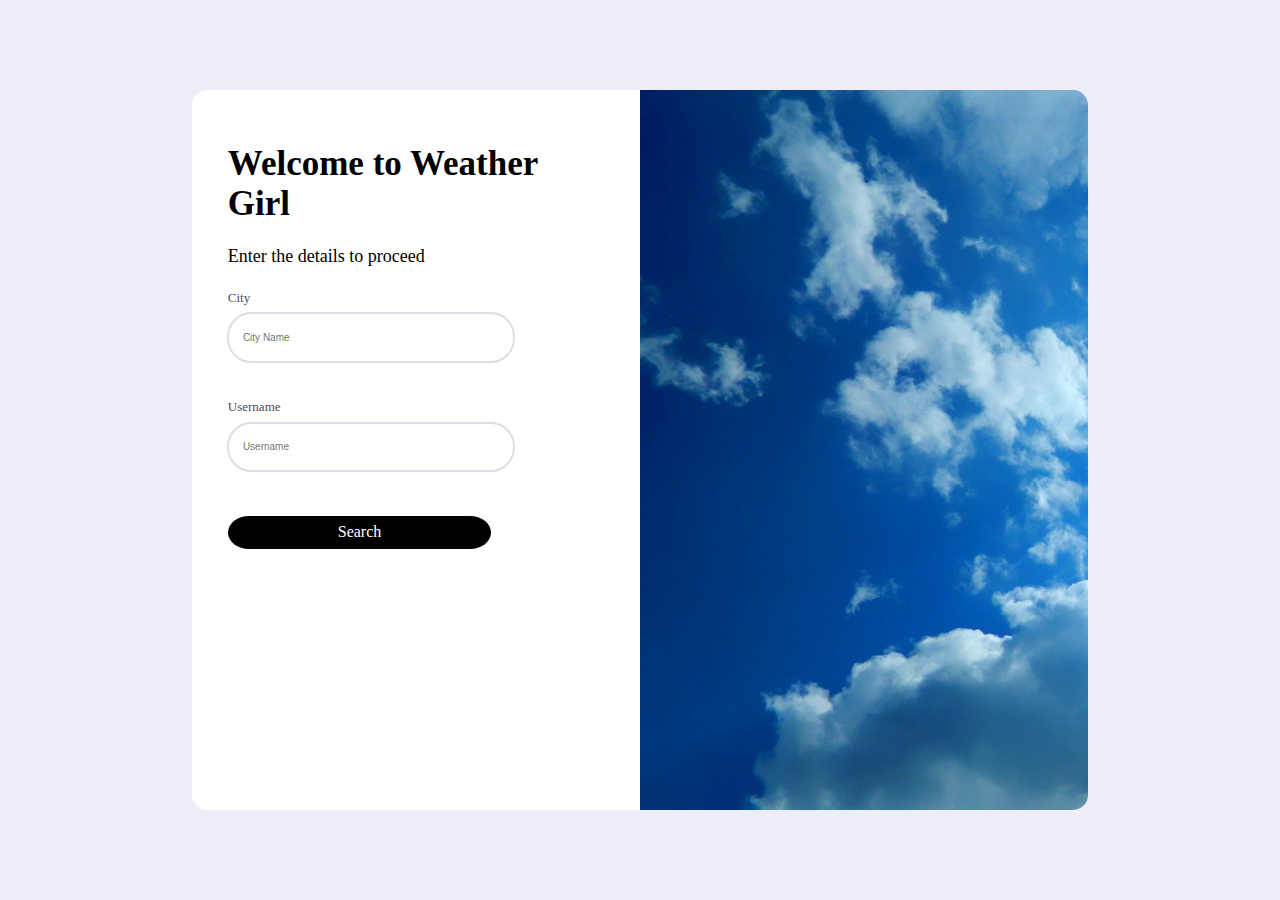
<file: index.html>
<!DOCTYPE html>
<html lang="en">
<head>
    <meta charset="UTF-8">
    <meta name="viewport" content="width=device-width, initial-scale=1.0">
    <title>Document</title>
    <link rel="stylesheet" href="styles.css"/>
</head>
<body>
    <div id="main-container">
        <div id="container">
            <span id="welcome-message">Welcome to Weather Girl</span>
            <span id="required-info">Enter the details to proceed</span>
            <span class="input-label">City</span>
            <input type="text" id="city-name" placeholder="City Name"/>
            <span class="input-label">Username</span>
            <input type="text" id="Username" placeholder="Username"/>
            <div id="login-button">Search</div>
        </div>
        <div id="image-container"></div>
    </div>
    <script src="index.js"></script>
</body>
</html>
</file>
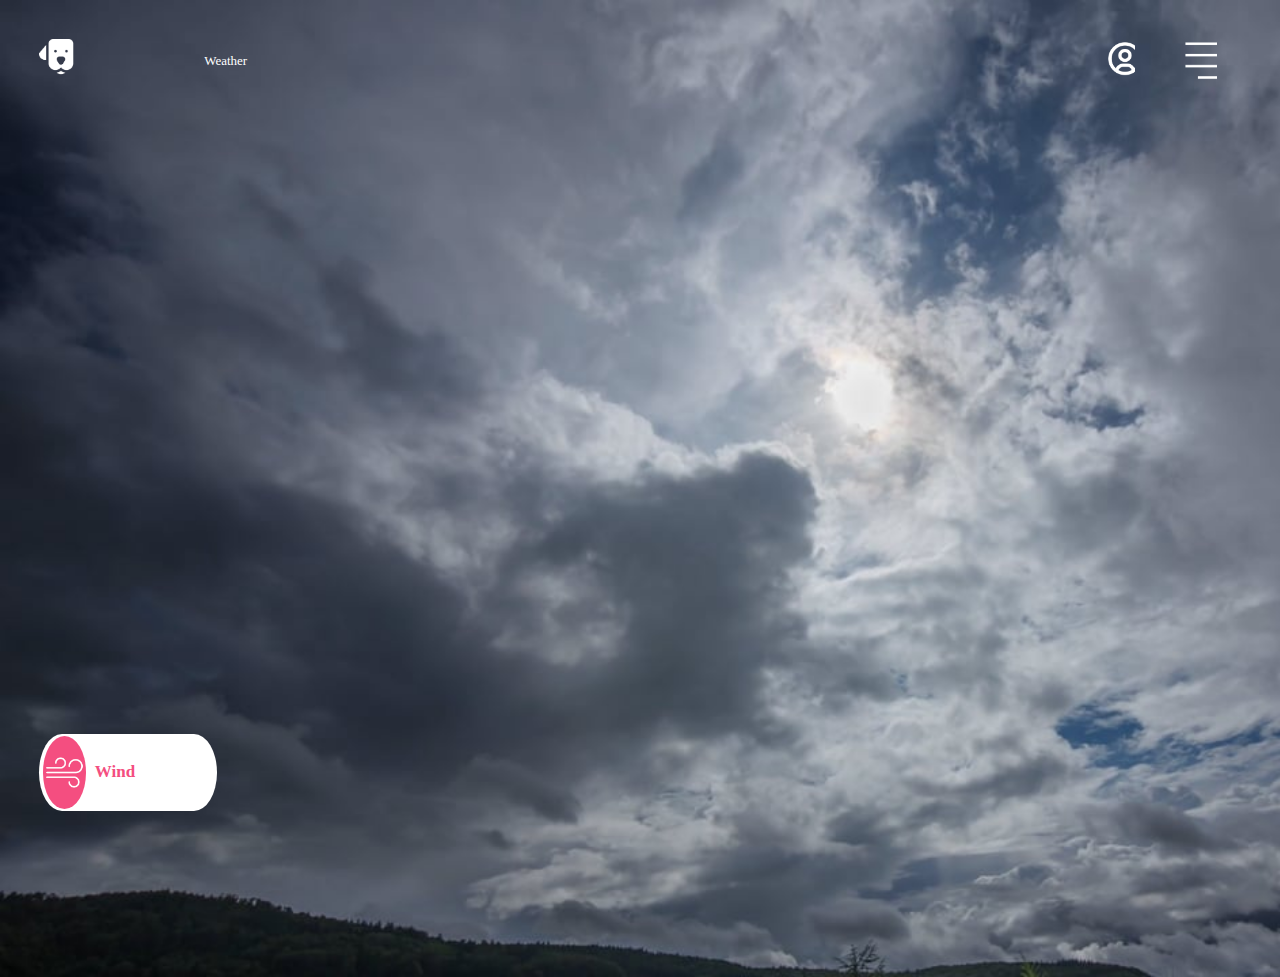
<file: MainPage/index.html>
<!DOCTYPE html>
<html lang="en">
<head>
    <meta charset="UTF-8">
    <meta name="viewport" content="width=device-width, initial-scale=1.0">
    <title>Main Page</title>
    <link rel="stylesheet" href="styles.css"/>
</head>
<body>
    <div id="navigation-bar">
        <div id="user-avatar"></div>
        <div class="nav-button-labels" id="main-name"></div>
        <div class="nav-button-labels" id="weather-label">Weather</div>
        <div id="contact-image"></div>
        <div id="menu-image"></div>
    </div>
    <div id="outer-container">
        <div id="container">
            <div id="Greeting"></div>
            <div id="weather-description"></div>
            <div id="wind-box">
                <div id="wind-symbol"><img id="wind-image" src="../Assets/wind.png" alt="no image"/></div>
                <div id="info-box">
                    <span id="label">Wind</span>
                    <span id="wind-desc"></span>
                    <span id="wind-speed"></span>
                </div>
            </div>
        </div>
        <div id="weather-image"></div>
        <div id="weather-metrics">
            <div id="temp"></div>
            <div id="city-name"></div>
            <div id="original-desc"></div>
        </div>
    </div>
    <script src="script.js"></script>
</body>
</html>
</file>
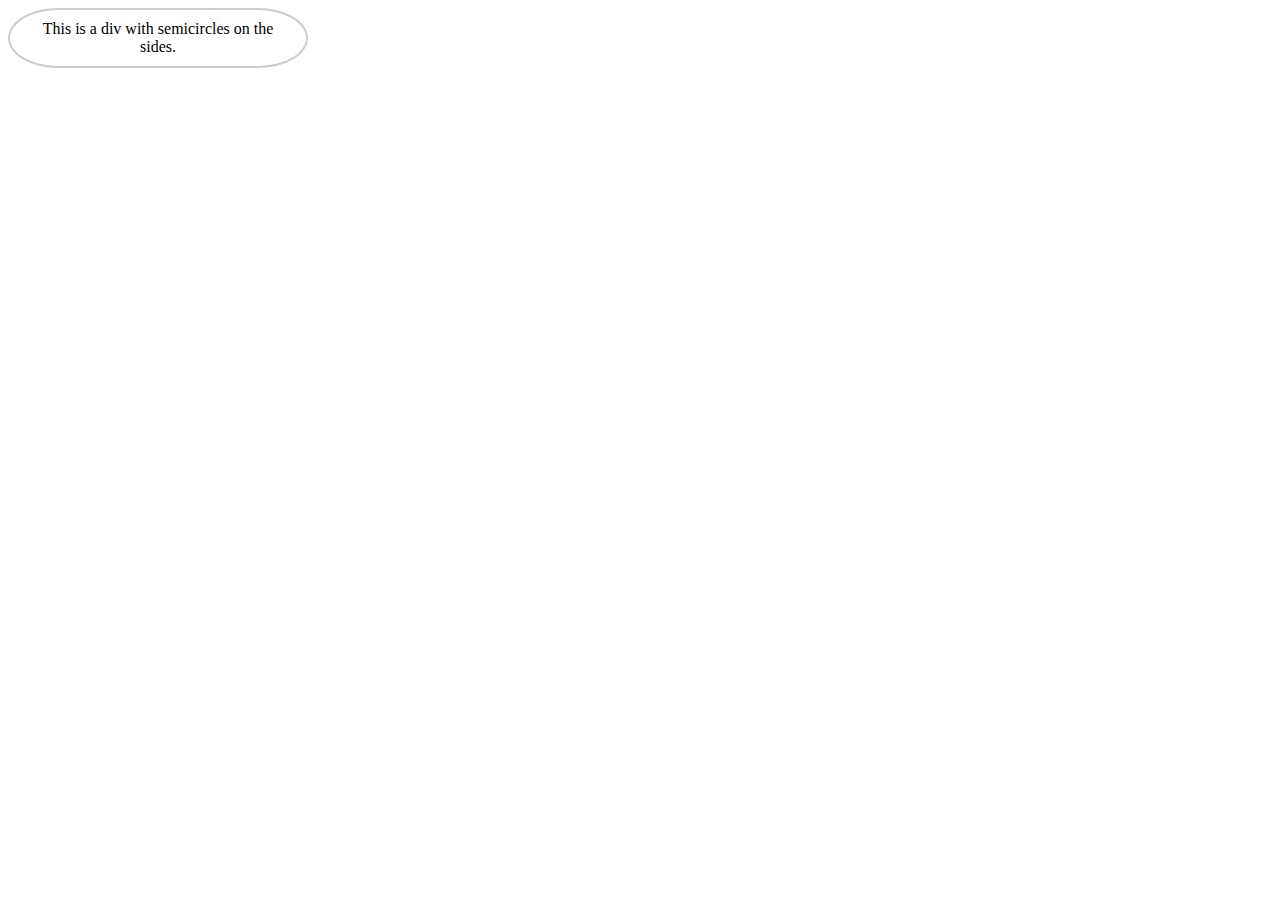
<file: check.html>
<!DOCTYPE html>
<html lang="en">
<head>
    <meta charset="UTF-8">
    <meta name="viewport" content="width=device-width, initial-scale=1.0">
    <title>Semicircle Div</title>
    <style>
        .semi-circle-div {
            width: 300px;                 /* Width of the div */
            padding: 10px 20px;            /* Padding inside the div */
            border: 2px solid #ccc;        /* Border style */
            border-radius: 50px / 50%;     /* Creates semicircles on the left and right sides */
            text-align: center;            /* Align text to the center */
            font-size: 16px;               /* Font size */
            display: inline-block;         /* Keeps the div inline without taking the full width */
            box-sizing: border-box;        /* Ensures padding and border are included in the width */
        }
    </style>
</head>
<body>

    <div class="semi-circle-div">
        This is a div with semicircles on the sides.
    </div>

</body>
</html>
</file>
<file: styles.css>
body{
    display: flex;
    height: 100vh;
    width: 100vw;
    flex-direction: column;
    overflow: hidden;
    margin: 0;
    padding: 0;
    justify-content: center;
    align-items: center;
    background-color: #ecedf7;
}
#main-container{
    display: flex; 
    height: 80%;
    width: 70%;
}
#main-container #container{
    display: flex;
    flex-direction: column;
    align-items: flex-start;
    justify-content: flex-start;
    padding: 4%;
    padding-top: 6%;
    width: 42%;
    border-radius: 15px 0px 0px 15px;
    background-color: white;
}
#welcome-message{
    font-weight: 600;
    font-size: 35px;
    margin-bottom: 6%;
}
#required-info{
    font-weight: 500;
    font-size: large;
    margin-bottom: 6%;
}
.input-label{
    color: #435064;
    font-size: small;
    margin-bottom: 2%;
}
#city-name, #Username{
    margin-bottom: 10%;
    outline:auto;
    outline-color: #dddee5;
    border: none;
    border-radius: 8% / 50%;
    font-size: 10px;
    padding: 4%;
    height: 2vh;
    width: 20vw;
}
#login-button{
    display: flex;
    align-items: center;
    justify-content: center;
    background-color: black;
    color: white;
    padding: 2%;
    width: 66%;
    margin-top: 2%;
    cursor: pointer;
    border-radius: 8% / 50%;
}
#main-container #image-container{
    background-image: url('./Assets/clear_sky_login.jpg');
    background-size: cover;
    height: 100%;
    width: 50%;
    border-radius: 0px 15px 15px 0px;
}
</file>
<file: MainPage/styles.css>
body{
    background-color: #438cb9;
    background-image: url('../Assets/Clouds_Real.jpg');
    background-repeat: no-repeat;
    background-size: cover;
    height: 100vh;
    width: 100vw;
    display: flex;
    flex-direction: column;
    overflow: hidden;
    margin: 0;
    padding: 3%;
}
#outer-container{
    height: 100%;
    width: 100%;
    display: flex;
    flex-direction: row;
}
#navigation-bar{
    width: 92%;
    height: 5%;
    padding: 1px;
    display: flex;
    flex-direction: row;
    align-items: center;
}
#main-name{
    font-weight: 600;
}
#navigation-bar #contact-image{
    background-image: url('../Assets/user-avatar.png');
    background-size: cover;
    background-repeat: no-repeat;
    margin-left: auto;
    height: 100%;
    width: 2.5%;
}
#navigation-bar #user-avatar{
    height: 100%;
    width: 3%;
    background-image: url('../Assets/dog.png');
    background-size: cover;
}
#navigation-bar #menu-image{
    margin-left: 4%;
    height: 100%;
    width: 3%;
    background-image: url('../Assets/menu.png');
    background-size: cover;
}
.nav-button-labels{
    color: white;
    font-size: small;
    margin-left: 1%;
}
#weather-label{
    margin-left: 10%;
}
#weather-image{
    width: 50%;
    height: 87%;
    display: flex;
    align-items: end;
    justify-content: center;
    /* background-color: violet; */
    object-fit: cover;
}
#weather-image #image-of-weather{
    width: 90%;
    height: 90%;
    border-radius: 4%;
}
#container{
    width: 26%;
    height: 85%;
    /* background-color: cadetblue; */
    padding: 1px;
    display: flex;
    flex-direction: column;
}
#container #Greeting{
    margin-top: 4%;
    max-width: 20%;
    font-size: 100px;
    /* background-color: coral;   */
    color: white; 
    font-weight: 600;
    margin-bottom: 4%;
}
#container #weather-description{
    margin-top: 2.5%;
    color: white;
    max-width: 45%;
    font-size: larger;

    /* background-color: chocolate; */
}
#container #wind-box{
    margin-top: auto;
    background-color: white;
    width: 52%;
    height: 10%;
    border-radius: 13% / 50%;
    padding: 0.7%;
    display: flex;
    align-items: center;
}
#wind-box #wind-symbol{
    margin-left: 0.7%;
    width: 25%;
    height: 100%;
    /* background-color: #f15685; */
    background-color: #f44e80;
    border-radius: 50%;
    object-fit: cover;
}
#wind-symbol #wind-image{
    height: 100%;
    width: 100%;
    object-fit: cover;
}
#wind-box #info-box{
    display: flex;
    flex-direction: column;
    margin-left: 5%;
}
#info-box #wind-desc{
    font-weight: 800;
    font-size: 17px;
}
#wind-box #info-box #label, #wind-box #info-box #wind-speed{
    color: #f44e80;
    font-weight: 600;
    font-size: 17px
}
#outer-container #weather-metrics{
    /* background-color: aqua; */
    height: 85%;
    width: 16%;
    display: flex;
    flex-direction: column;
    align-items: flex-end;
    padding-right: 2%;
}
#weather-metrics #degree-symbol{
    color: white;
    /* background-color: black; */
    font-size: medium;
}
#weather-metrics #temp{
    margin-top: 4%;
    font-size: 200px;
    /* background-color: black; */
    font-weight: 400;
    color: white;
    margin-bottom: 4%;
}
#weather-metrics #city-name, #weather-metrics #original-desc{
    margin-top: 4%;
    color: white;
    font-size: 22px;
}
#city-name{
    font-weight: 600;
}
#feels-like{
    color: white;
}
</file>
